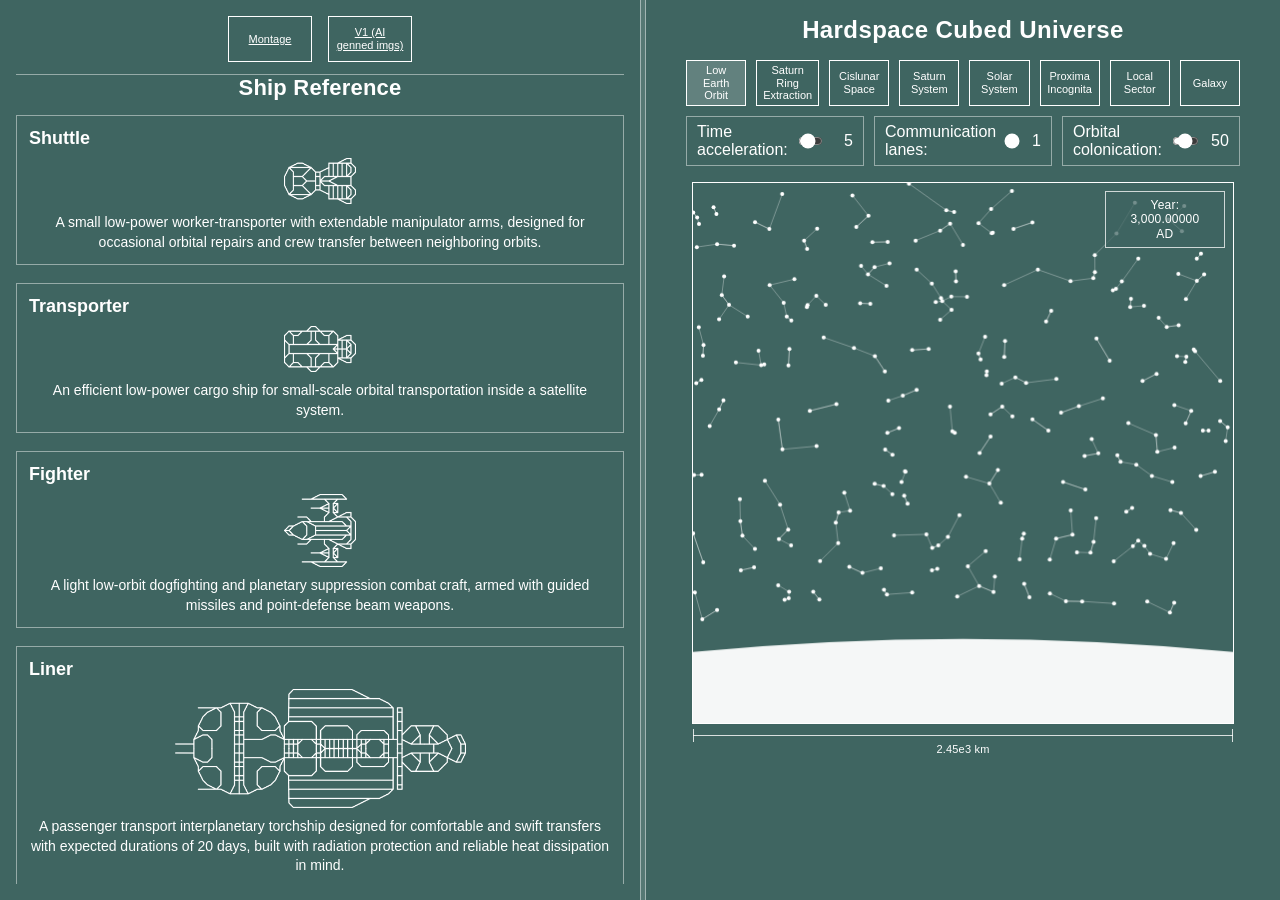
<file: index.html>
<!doctype html>
<html lang="en">
  <head>
    <meta charset="UTF-8" />
    <meta name="viewport" content="width=device-width, initial-scale=1.0" />
    <title>Hardspace Cubed Universe</title>
    <link rel="stylesheet" href="styles.css" />
  </head>
  <body data-ship-panel-version="v2">
    <div class="split-layout">
      <aside class="ships-panel" aria-label="Ship reference">
        <div class="ships-top-link">
          <a class="screen-btn screen-link" href="montage.html">Montage</a>
          <a class="screen-btn screen-link" href="index-v1.html">V1 (AI genned imgs)</a>
        </div>
        <h1 class="ships-title">Ship Reference</h1>
        <div class="ships-viewport">
          <div id="ship-entries" class="ship-entries"></div>
        </div>
      </aside>

      <div
        class="split-divider"
        role="separator"
        aria-orientation="vertical"
        aria-label="Resize panels"
        tabindex="0"
      ></div>

      <div class="app-pane">
        <div class="app">
          <h1 class="app-title">Hardspace Cubed Universe</h1>
          <div class="controls">
        <div class="tab-row">
          <button class="screen-btn active" type="button" data-screen="7">Low Earth<br />Orbit</button>
          <button class="screen-btn" type="button" data-screen="6">Saturn Ring<br />Extraction</button>
          <button class="screen-btn" type="button" data-screen="5">Cislunar<br />Space</button>
          <button class="screen-btn" type="button" data-screen="4">Saturn<br />System</button>
          <button class="screen-btn" type="button" data-screen="3">Solar<br />System</button>
          <button class="screen-btn" type="button" data-screen="2">Proxima<br />Incognita</button>
          <button class="screen-btn" type="button" data-screen="1">Local<br />Sector</button>
          <button class="screen-btn" type="button" data-screen="0">Galaxy</button>
        </div>

        <div class="slider-row">
          <label class="slider-group" for="galaxy-time-accel" data-controls="0">
            <span>Time acceleration:</span>
            <input id="galaxy-time-accel" type="range" min="0" max="100" value="5" />
            <output id="galaxy-time-accel-value" for="galaxy-time-accel">5</output>
          </label>

          <label class="slider-group" for="galaxy-ship-count" data-controls="0">
            <span>Ships:</span>
            <input id="galaxy-ship-count" type="range" min="0" max="25" value="10" />
            <output id="galaxy-ship-count-value" for="galaxy-ship-count">10</output>
          </label>

          <label class="slider-group is-hidden" for="neighbors" data-controls="1">
            <span>Star lanes:</span>
            <span class="slider-with-indicator">
              <input id="neighbors" type="range" min="0" max="20" value="6" />
              <span id="neighbors-connectivity" class="slider-indicator" aria-hidden="true">?</span>
            </span>
            <output id="neighbors-value" for="neighbors">6</output>
          </label>

          <label class="slider-group is-hidden" for="ship-count" data-controls="1">
            <span>Ships:</span>
            <input id="ship-count" type="range" min="0" max="200" value="100" />
            <output id="ship-count-value" for="ship-count">100</output>
          </label>

          <label class="slider-group is-hidden" for="ship-speed" data-controls="1">
            <span>Time acceleration:</span>
            <input id="ship-speed" type="range" min="0" max="10" value="5" />
            <output id="ship-speed-value" for="ship-speed">5</output>
          </label>

          <label class="slider-group is-hidden" for="proxima-time-accel" data-controls="2">
            <span>Time acceleration:</span>
            <input id="proxima-time-accel" type="range" min="0" max="20" value="5" />
            <output id="proxima-time-accel-value" for="proxima-time-accel">5</output>
          </label>

          <label class="slider-group is-hidden" for="proxima-neighbors" data-controls="2">
            <span>Communication lanes:</span>
            <input id="proxima-neighbors" type="range" min="0" max="3" value="1" />
            <output id="proxima-neighbors-value" for="proxima-neighbors">1</output>
          </label>

          <label class="slider-group is-hidden" for="time-accel" data-controls="3">
            <span>Time acceleration:</span>
            <input id="time-accel" type="range" min="0" max="20" value="5" />
            <output id="time-accel-value" for="time-accel">5</output>
          </label>

          <label class="slider-group is-hidden" for="solar-neighbors" data-controls="3">
            <span>Communication lanes:</span>
            <input id="solar-neighbors" type="range" min="0" max="3" value="1" />
            <output id="solar-neighbors-value" for="solar-neighbors">1</output>
          </label>

          <label class="slider-group is-hidden" for="saturn-time-accel" data-controls="4">
            <span>Time acceleration:</span>
            <input id="saturn-time-accel" type="range" min="0" max="20" value="5" />
            <output id="saturn-time-accel-value" for="saturn-time-accel">5</output>
          </label>

          <label class="slider-group is-hidden" for="saturn-station-count" data-controls="4">
            <span>Stations:</span>
            <input id="saturn-station-count" type="range" min="0" max="200" value="100" />
            <output id="saturn-station-count-value" for="saturn-station-count">100</output>
          </label>

          <label class="slider-group is-hidden" for="earth-time-accel" data-controls="5">
            <span>Time acceleration:</span>
            <input id="earth-time-accel" type="range" min="0" max="20" value="5" />
            <output id="earth-time-accel-value" for="earth-time-accel">5</output>
          </label>

          <label class="slider-group is-hidden" for="station-count" data-controls="5">
            <span>Stations:</span>
            <input id="station-count" type="range" min="0" max="200" value="100" />
            <output id="station-count-value" for="station-count">100</output>
          </label>

          <label class="slider-group is-hidden" for="saturn-ring-time-accel" data-controls="6">
            <span>Time acceleration:</span>
            <input id="saturn-ring-time-accel" type="range" min="0" max="20" value="5" />
            <output id="saturn-ring-time-accel-value" for="saturn-ring-time-accel">5</output>
          </label>

          <label class="slider-group is-hidden" for="saturn-ring-lanes" data-controls="6">
            <span>Communication lanes:</span>
            <input id="saturn-ring-lanes" type="range" min="0" max="5" value="1" />
            <output id="saturn-ring-lanes-value" for="saturn-ring-lanes">1</output>
          </label>

          <label class="slider-group is-hidden" for="saturn-ring-colonication" data-controls="6">
            <span>Orbital colonication:</span>
            <input id="saturn-ring-colonication" type="range" min="0" max="100" value="50" />
            <output id="saturn-ring-colonication-value" for="saturn-ring-colonication">50</output>
          </label>

          <label class="slider-group is-hidden" for="leo-time-accel" data-controls="7">
            <span>Time acceleration:</span>
            <input id="leo-time-accel" type="range" min="0" max="20" value="5" />
            <output id="leo-time-accel-value" for="leo-time-accel">5</output>
          </label>

          <label class="slider-group is-hidden" for="leo-lanes" data-controls="7">
            <span>Communication lanes:</span>
            <input id="leo-lanes" type="range" min="0" max="5" value="1" />
            <output id="leo-lanes-value" for="leo-lanes">1</output>
          </label>

          <label class="slider-group is-hidden" for="leo-colonication" data-controls="7">
            <span>Orbital colonication:</span>
            <input id="leo-colonication" type="range" min="0" max="100" value="50" />
            <output id="leo-colonication-value" for="leo-colonication">50</output>
          </label>
        </div>
          </div>

          <div class="screen-wrapper">
            <canvas id="galaxy-canvas" class="screen-canvas is-hidden" aria-label="Galaxy screen"></canvas>
            <canvas id="star-canvas" class="screen-canvas" aria-label="Star map screen 1"></canvas>
            <canvas
              id="proxima-canvas"
              class="screen-canvas is-hidden"
              aria-label="Proxima Incognita screen 2"
            ></canvas>
            <canvas
              id="solar-canvas"
              class="screen-canvas is-hidden"
              aria-label="Solar system map screen 3"
            ></canvas>
            <canvas
              id="earth-canvas"
              class="screen-canvas is-hidden"
              aria-label="Cislunar space screen 5"
            ></canvas>
            <canvas
              id="saturn-canvas"
              class="screen-canvas is-hidden"
              aria-label="Saturn system screen 4"
            ></canvas>
            <canvas
              id="saturn-ring-canvas"
              class="screen-canvas is-hidden"
              aria-label="Saturn ring mining screen 6"
            ></canvas>
            <canvas id="leo-canvas" class="screen-canvas is-hidden" aria-label="LEO screen 7"></canvas>
            <div class="side-scale" aria-hidden="true">
              <span class="side-scale-line"></span>
              <span class="side-scale-top"></span>
              <span class="side-scale-bottom"></span>
              <span id="side-scale-label" class="side-scale-label">1.00e0 km</span>
            </div>
            <div id="local-sector-time-label" class="local-sector-time-label">Year: 3000 AD</div>
          </div>
        </div>
      </div>
    </div>

    <script src="script.js"></script>
  </body>
</html>
</file>
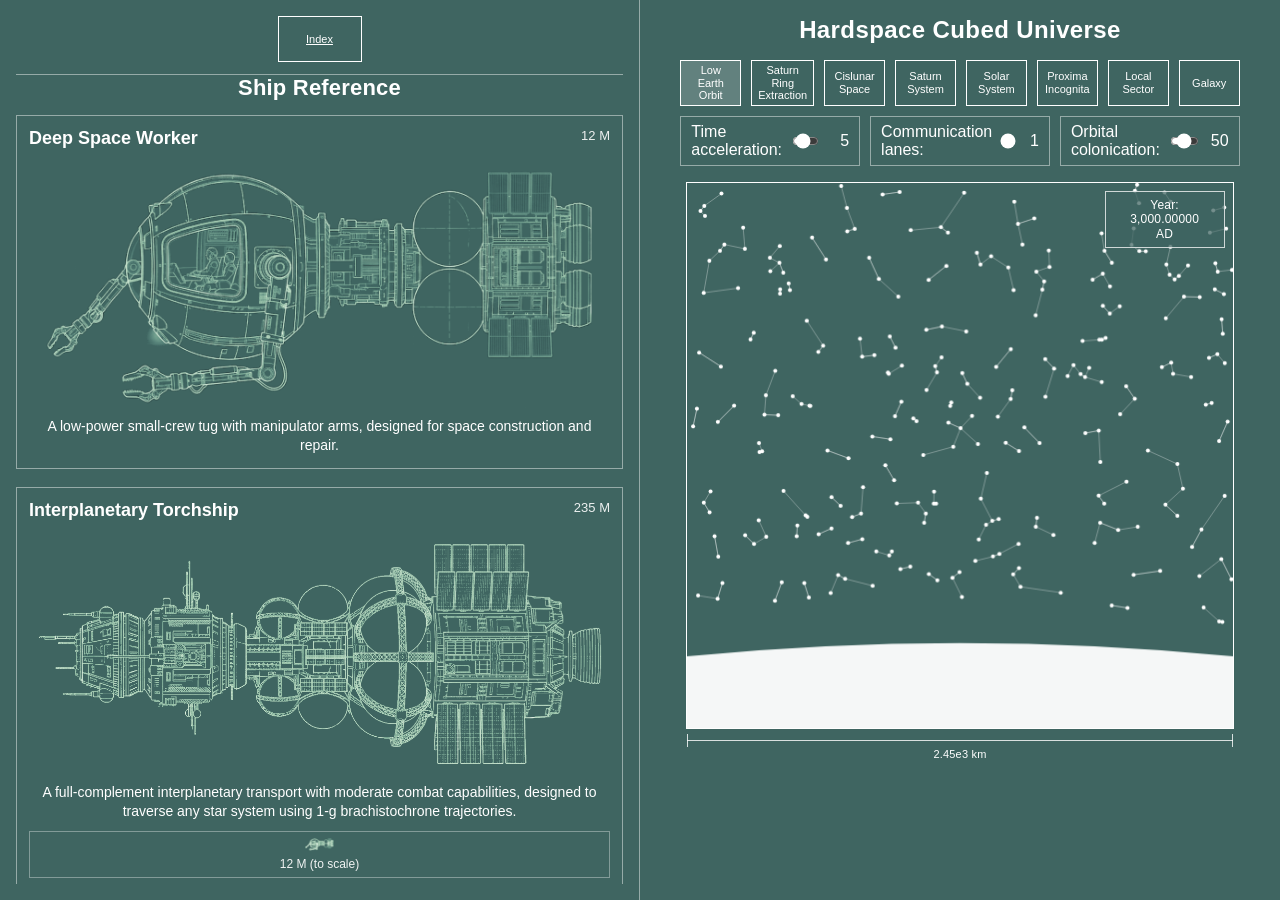
<file: index-v1.html>
<!doctype html>
<html lang="en">
  <head>
    <meta charset="UTF-8" />
    <meta name="viewport" content="width=device-width, initial-scale=1.0" />
    <title>Hardspace Cubed Universe</title>
    <link rel="stylesheet" href="styles.css" />
  </head>
  <body data-ship-panel-version="v1">
    <div class="split-layout">
      <aside class="ships-panel" aria-label="Ship reference">
        <div class="ships-top-link">
          <a class="screen-btn screen-link" href="index.html">Index</a>
        </div>
        <h1 class="ships-title">Ship Reference</h1>
        <div class="ships-viewport">
          <div id="ship-entries" class="ship-entries"></div>
        </div>
      </aside>

      <div class="app-pane">
        <div class="app">
          <h1 class="app-title">Hardspace Cubed Universe</h1>
          <div class="controls">
        <div class="tab-row">
          <button class="screen-btn active" type="button" data-screen="7">Low Earth<br />Orbit</button>
          <button class="screen-btn" type="button" data-screen="6">Saturn Ring<br />Extraction</button>
          <button class="screen-btn" type="button" data-screen="5">Cislunar<br />Space</button>
          <button class="screen-btn" type="button" data-screen="4">Saturn<br />System</button>
          <button class="screen-btn" type="button" data-screen="3">Solar<br />System</button>
          <button class="screen-btn" type="button" data-screen="2">Proxima<br />Incognita</button>
          <button class="screen-btn" type="button" data-screen="1">Local<br />Sector</button>
          <button class="screen-btn" type="button" data-screen="0">Galaxy</button>
        </div>

        <div class="slider-row">
          <label class="slider-group" for="galaxy-time-accel" data-controls="0">
            <span>Time acceleration:</span>
            <input id="galaxy-time-accel" type="range" min="0" max="100" value="5" />
            <output id="galaxy-time-accel-value" for="galaxy-time-accel">5</output>
          </label>

          <label class="slider-group" for="galaxy-ship-count" data-controls="0">
            <span>Ships:</span>
            <input id="galaxy-ship-count" type="range" min="0" max="25" value="10" />
            <output id="galaxy-ship-count-value" for="galaxy-ship-count">10</output>
          </label>

          <label class="slider-group is-hidden" for="neighbors" data-controls="1">
            <span>Star lanes:</span>
            <span class="slider-with-indicator">
              <input id="neighbors" type="range" min="0" max="20" value="6" />
              <span id="neighbors-connectivity" class="slider-indicator" aria-hidden="true">?</span>
            </span>
            <output id="neighbors-value" for="neighbors">6</output>
          </label>

          <label class="slider-group is-hidden" for="ship-count" data-controls="1">
            <span>Ships:</span>
            <input id="ship-count" type="range" min="0" max="200" value="100" />
            <output id="ship-count-value" for="ship-count">100</output>
          </label>

          <label class="slider-group is-hidden" for="ship-speed" data-controls="1">
            <span>Time acceleration:</span>
            <input id="ship-speed" type="range" min="0" max="10" value="5" />
            <output id="ship-speed-value" for="ship-speed">5</output>
          </label>

          <label class="slider-group is-hidden" for="proxima-time-accel" data-controls="2">
            <span>Time acceleration:</span>
            <input id="proxima-time-accel" type="range" min="0" max="20" value="5" />
            <output id="proxima-time-accel-value" for="proxima-time-accel">5</output>
          </label>

          <label class="slider-group is-hidden" for="proxima-neighbors" data-controls="2">
            <span>System lanes:</span>
            <input id="proxima-neighbors" type="range" min="0" max="3" value="1" />
            <output id="proxima-neighbors-value" for="proxima-neighbors">1</output>
          </label>

          <label class="slider-group is-hidden" for="time-accel" data-controls="3">
            <span>Time acceleration:</span>
            <input id="time-accel" type="range" min="0" max="20" value="5" />
            <output id="time-accel-value" for="time-accel">5</output>
          </label>

          <label class="slider-group is-hidden" for="solar-neighbors" data-controls="3">
            <span>System lanes:</span>
            <input id="solar-neighbors" type="range" min="0" max="3" value="1" />
            <output id="solar-neighbors-value" for="solar-neighbors">1</output>
          </label>

          <label class="slider-group is-hidden" for="saturn-time-accel" data-controls="4">
            <span>Time acceleration:</span>
            <input id="saturn-time-accel" type="range" min="0" max="20" value="5" />
            <output id="saturn-time-accel-value" for="saturn-time-accel">5</output>
          </label>

          <label class="slider-group is-hidden" for="saturn-station-count" data-controls="4">
            <span>Stations:</span>
            <input id="saturn-station-count" type="range" min="0" max="200" value="100" />
            <output id="saturn-station-count-value" for="saturn-station-count">100</output>
          </label>

          <label class="slider-group is-hidden" for="earth-time-accel" data-controls="5">
            <span>Time acceleration:</span>
            <input id="earth-time-accel" type="range" min="0" max="20" value="5" />
            <output id="earth-time-accel-value" for="earth-time-accel">5</output>
          </label>

          <label class="slider-group is-hidden" for="station-count" data-controls="5">
            <span>Stations:</span>
            <input id="station-count" type="range" min="0" max="200" value="100" />
            <output id="station-count-value" for="station-count">100</output>
          </label>

          <label class="slider-group is-hidden" for="saturn-ring-time-accel" data-controls="6">
            <span>Time acceleration:</span>
            <input id="saturn-ring-time-accel" type="range" min="0" max="20" value="5" />
            <output id="saturn-ring-time-accel-value" for="saturn-ring-time-accel">5</output>
          </label>

          <label class="slider-group is-hidden" for="saturn-ring-lanes" data-controls="6">
            <span>Communication lanes:</span>
            <input id="saturn-ring-lanes" type="range" min="0" max="5" value="1" />
            <output id="saturn-ring-lanes-value" for="saturn-ring-lanes">1</output>
          </label>

          <label class="slider-group is-hidden" for="saturn-ring-colonication" data-controls="6">
            <span>Orbital colonication:</span>
            <input id="saturn-ring-colonication" type="range" min="0" max="100" value="50" />
            <output id="saturn-ring-colonication-value" for="saturn-ring-colonication">50</output>
          </label>

          <label class="slider-group is-hidden" for="leo-time-accel" data-controls="7">
            <span>Time acceleration:</span>
            <input id="leo-time-accel" type="range" min="0" max="20" value="5" />
            <output id="leo-time-accel-value" for="leo-time-accel">5</output>
          </label>

          <label class="slider-group is-hidden" for="leo-lanes" data-controls="7">
            <span>Communication lanes:</span>
            <input id="leo-lanes" type="range" min="0" max="5" value="1" />
            <output id="leo-lanes-value" for="leo-lanes">1</output>
          </label>

          <label class="slider-group is-hidden" for="leo-colonication" data-controls="7">
            <span>Orbital colonication:</span>
            <input id="leo-colonication" type="range" min="0" max="100" value="50" />
            <output id="leo-colonication-value" for="leo-colonication">50</output>
          </label>
        </div>
          </div>

          <div class="screen-wrapper">
            <canvas id="galaxy-canvas" class="screen-canvas is-hidden" aria-label="Galaxy screen"></canvas>
            <canvas id="star-canvas" class="screen-canvas" aria-label="Star map screen 1"></canvas>
            <canvas
              id="proxima-canvas"
              class="screen-canvas is-hidden"
              aria-label="Proxima Incognita screen 2"
            ></canvas>
            <canvas
              id="solar-canvas"
              class="screen-canvas is-hidden"
              aria-label="Solar system map screen 3"
            ></canvas>
            <canvas
              id="earth-canvas"
              class="screen-canvas is-hidden"
              aria-label="Cislunar space screen 5"
            ></canvas>
            <canvas
              id="saturn-canvas"
              class="screen-canvas is-hidden"
              aria-label="Saturn system screen 4"
            ></canvas>
            <canvas
              id="saturn-ring-canvas"
              class="screen-canvas is-hidden"
              aria-label="Saturn ring mining screen 6"
            ></canvas>
            <canvas id="leo-canvas" class="screen-canvas is-hidden" aria-label="LEO screen 7"></canvas>
            <div class="side-scale" aria-hidden="true">
              <span class="side-scale-line"></span>
              <span class="side-scale-top"></span>
              <span class="side-scale-bottom"></span>
              <span id="side-scale-label" class="side-scale-label">1.00e0 km</span>
            </div>
            <div id="local-sector-time-label" class="local-sector-time-label">Year: 3000 AD</div>
          </div>
        </div>
      </div>
    </div>

    <script src="script.js"></script>
  </body>
</html>
</file>
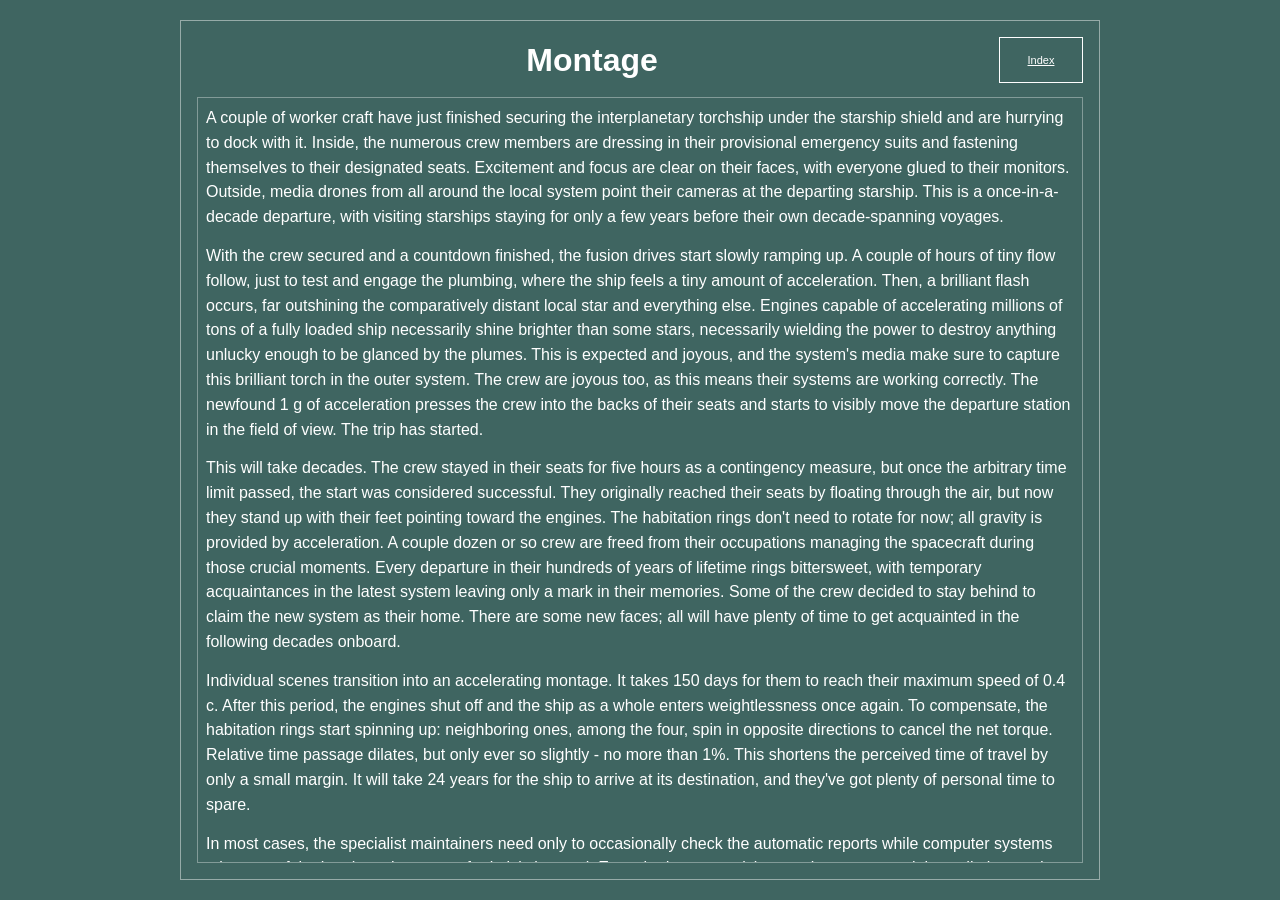
<file: montage.html>
<!doctype html>
<html lang="en">
  <head>
    <meta charset="UTF-8" />
    <meta name="viewport" content="width=device-width, initial-scale=1.0" />
    <title>Montage</title>
    <link rel="stylesheet" href="styles.css" />
  </head>
  <body class="montage-page">
    <main class="montage-shell">
      <header class="montage-header">
        <h1 class="montage-title">Montage</h1>
        <a class="screen-btn screen-link montage-back-link" href="index.html">Index</a>
      </header>

      <section class="montage-content" aria-label="Montage story">
        <p>
          A couple of worker craft have just finished securing the interplanetary torchship under the
          starship shield and are hurrying to dock with it. Inside, the numerous crew members are dressing in
          their provisional emergency suits and fastening themselves to their designated seats. Excitement and
          focus are clear on their faces, with everyone glued to their monitors. Outside, media drones from all
          around the local system point their cameras at the departing starship. This is a once-in-a-decade
          departure, with visiting starships staying for only a few years before their own decade-spanning voyages.
        </p>
        <p>
          With the crew secured and a countdown finished, the fusion drives start slowly ramping up. A couple of
          hours of tiny flow follow, just to test and engage the plumbing, where the ship feels a tiny amount of
          acceleration. Then, a brilliant flash occurs, far outshining the comparatively distant local star and
          everything else. Engines capable of accelerating millions of tons of a fully loaded ship necessarily shine
          brighter than some stars, necessarily wielding the power to destroy anything unlucky enough to be glanced
          by the plumes. This is expected and joyous, and the system's media make sure to capture this brilliant
          torch in the outer system. The crew are joyous too, as this means their systems are working correctly. The
          newfound 1 g of acceleration presses the crew into the backs of their seats and starts to visibly move the
          departure station in the field of view. The trip has started.
        </p>
        <p>
          This will take decades. The crew stayed in their seats for five hours as a contingency measure, but once
          the arbitrary time limit passed, the start was considered successful. They originally reached their seats
          by floating through the air, but now they stand up with their feet pointing toward the engines. The
          habitation rings don't need to rotate for now; all gravity is provided by acceleration. A couple dozen or
          so crew are freed from their occupations managing the spacecraft during those crucial moments. Every
          departure in their hundreds of years of lifetime rings bittersweet, with temporary acquaintances in the
          latest system leaving only a mark in their memories. Some of the crew decided to stay behind to claim the
          new system as their home. There are some new faces; all will have plenty of time to get acquainted in the
          following decades onboard.
        </p>
        <p>
          Individual scenes transition into an accelerating montage. It takes 150 days for them to reach their
          maximum speed of 0.4 c. After this period, the engines shut off and the ship as a whole enters
          weightlessness once again. To compensate, the habitation rings start spinning up: neighboring ones, among
          the four, spin in opposite directions to cancel the net torque. Relative time passage dilates, but only
          ever so slightly - no more than 1%. This shortens the perceived time of travel by only a small margin. It
          will take 24 years for the ship to arrive at its destination, and they've got plenty of personal time to
          spare.
        </p>
        <p>
          In most cases, the specialist maintainers need only to occasionally check the automatic reports while
          computer systems take care of the harsh environment of relativistic travel. Every hydrogen particle turns
          into extreme alpha radiation, and every grain of dust threatens a nuclear-grade explosion. This is why the
          most important part of the ship for now is the shield supply infrastructure, continuously replenishing the
          ablative material and diffusing the heat of collisions. Point-defense lasers occasionally fire from under
          the shield to evaporate particles detected by radar. Radiator panels at the back shine with cast-iron red,
          working hard to remove the heat produced by the shield and the reactors.
        </p>
        <p>
          An accelerating time montage centers on an ordinary paper calendar placed on a desk in someone's quarters.
          At first, it is slow enough to showcase the various routines of different members, but the days soon start
          flying faster and faster, moving the mark of the day by weeks, and then months. Behind the calendar, in
          the background, we see various celebrations, local fads, interior renovations, and lighting changes, all
          over the course of many years. Until they arrive, this is their own universe.
        </p>
      </section>
    </main>
  </body>
</html>
</file>
<file: styles.css>
:root {
  --bg: rgb(63, 101, 97);
  --fg: rgb(255, 255, 255);
}

* {
  box-sizing: border-box;
}

html,
body {
  margin: 0;
  width: 100%;
  height: 100%;
  font-family: Arial, Helvetica, sans-serif;
  color: var(--fg);
  background: var(--bg);
  overflow: hidden;
}

.split-layout {
  --split-ships: 50%;
  height: 100dvh;
  display: flex;
  overflow: hidden;
}

.ships-panel {
  flex: 0 0 var(--split-ships);
  width: var(--split-ships);
  min-width: 260px;
  border-right: 1px solid rgba(255, 255, 255, 0.45);
  padding: 16px;
  overflow: hidden;
  display: flex;
  flex-direction: column;
}

.split-layout:has(.split-divider) .ships-panel {
  border-right: 0;
}

.split-divider {
  flex: 0 0 6px;
  align-self: stretch;
  cursor: col-resize;
  touch-action: none;
  background: rgba(255, 255, 255, 0.12);
  border-left: 1px solid rgba(255, 255, 255, 0.45);
  border-right: 1px solid rgba(255, 255, 255, 0.45);
}

.split-divider:focus-visible {
  outline: 2px solid var(--fg);
  outline-offset: -2px;
}

.ships-title {
  margin: 0 0 14px;
  font-size: 22px;
  letter-spacing: 0.2px;
  text-align: center;
}

.ships-top-link {
  display: flex;
  justify-content: center;
  gap: 16px;
  margin-bottom: 0;
  padding-bottom: 12px;
  border-bottom: 1px solid rgba(255, 255, 255, 0.45);
}

.ships-viewport {
  flex: 1 1 auto;
  min-height: 0;
  overflow-y: auto;
}

.ship-entries {
  display: flex;
  flex-direction: column;
  gap: 18px;
}

.ship-entry {
  border: 1px solid rgba(255, 255, 255, 0.45);
  padding: 12px;
  display: flex;
  flex-direction: column;
  gap: 9px;
}

.ship-entry-header {
  position: relative;
}

.ship-entry-name {
  font-size: 18px;
  font-weight: 600;
  text-align: center;
}

.ship-entry-size {
  font-size: 13px;
  opacity: 0.9;
  white-space: nowrap;
  position: absolute;
  top: 0;
  right: 0;
}

.ship-entry-image {
  width: 100%;
  height: auto;
  display: block;
}

.ship-entry-description {
  margin: 0;
  line-height: 1.4;
  font-size: 14px;
  text-align: center;
}

.ship-comparison-list {
  display: flex;
  flex-direction: column;
  gap: 8px;
}

.ship-comparison-list--single {
  align-items: center;
}

.ship-comparison-list--starship {
  flex-direction: row;
  justify-content: center;
  align-items: center;
  gap: 16px;
}

.ship-scale-row {
  border: 1px solid rgba(255, 255, 255, 0.35);
  padding: 6px;
  display: flex;
  flex-direction: column;
  align-items: center;
  gap: 6px;
  width: 100%;
}

.ship-scale-row--starship {
  flex: 0 1 44%;
  width: 44%;
  justify-content: center;
}

.ship-scale-image {
  height: auto;
  min-width: 0;
  max-width: 100%;
  display: block;
  margin-inline: auto;
}

.ship-scale-label {
  font-size: 12px;
  opacity: 0.92;
}

.app-pane {
  flex: 1 1 0;
  min-width: 260px;
  width: auto;
  height: 100dvh;
  display: flex;
  align-items: center;
  justify-content: center;
  overflow: hidden;
}

.app {
  min-height: 0;
  height: 100%;
  display: flex;
  flex-direction: column;
  align-items: center;
  justify-content: flex-start;
  gap: 16px;
  padding: 16px;
  width: 100%;
}

.app-title {
  margin: 0;
  font-size: 24px;
  letter-spacing: 0.4px;
  text-align: center;
}

.controls {
  width: min(92%, 760px);
  display: flex;
  flex-direction: column;
  gap: 10px;
}

.tab-row {
  width: 100%;
  display: flex;
  justify-content: center;
  align-items: center;
  gap: 10px;
}

.slider-row {
  width: 100%;
  display: flex;
  align-items: stretch;
  gap: 10px;
  flex-wrap: nowrap;
}

.screen-btn {
  display: inline-flex;
  align-items: center;
  justify-content: center;
  width: 84px;
  height: 46px;
  line-height: 1.15;
  white-space: normal;
  text-align: center;
  border: 1px solid var(--fg);
  background: transparent;
  color: var(--fg);
  padding: 4px 6px;
  font-size: 11px;
  cursor: pointer;
}

.screen-link {
  text-decoration: underline;
}

.screen-btn.active {
  background: rgba(255, 255, 255, 0.18);
}

.screen-btn:disabled {
  opacity: 0.45;
  cursor: not-allowed;
}

.slider-group {
  flex: 1 1 0;
  min-width: 0;
  display: inline-flex;
  align-items: center;
  gap: 8px;
  border: 1px solid rgba(255, 255, 255, 0.45);
  padding: 6px 10px;
  justify-content: space-between;
}

.slider-group input[type="range"] {
  accent-color: var(--fg);
  width: 100%;
  min-width: 0;
}

.slider-with-indicator {
  position: relative;
  display: inline-flex;
  align-items: center;
}

.slider-indicator {
  position: absolute;
  left: var(--slider-thumb-pos, 0%);
  top: -14px;
  transform: translateX(-50%);
  min-width: 16px;
  height: 16px;
  border: 1px solid var(--fg);
  background: rgba(63, 101, 97, 0.95);
  color: var(--fg);
  display: inline-flex;
  align-items: center;
  justify-content: center;
  font-size: 9px;
  line-height: 1;
  pointer-events: none;
}

.slider-indicator.is-connected {
  background: rgba(255, 255, 255, 0.22);
}

.slider-group output {
  min-width: 20px;
  text-align: right;
}

.screen-wrapper {
  position: relative;
  width: min(90%, 100%, 720px, calc(100dvh - 250px));
  aspect-ratio: 1 / 1;
  flex-shrink: 1;
  border: 1px solid var(--fg);
  display: flex;
  margin-bottom: 42px;
}

.screen-canvas {
  position: absolute;
  inset: 0;
  width: 100%;
  height: 100%;
  display: block;
}

.side-scale {
  position: absolute;
  left: 0;
  right: 0;
  bottom: -40px;
  height: 30px;
  pointer-events: none;
  z-index: 2;
}

.side-scale-line {
  position: absolute;
  left: 0;
  top: 2px;
  width: 100%;
  height: 1px;
  background: rgba(255, 255, 255, 0.8);
}

.side-scale-top,
.side-scale-bottom {
  position: absolute;
  top: -4px;
  width: 1px;
  height: 13px;
  background: rgba(255, 255, 255, 0.8);
}

.side-scale-top {
  left: 0;
}

.side-scale-bottom {
  right: 0;
}

.side-scale-label {
  position: absolute;
  left: 50%;
  top: 10px;
  transform: translateX(-50%);
  white-space: nowrap;
  font-size: 11px;
  letter-spacing: 0.2px;
}

.local-sector-time-label {
  position: absolute;
  top: 8px;
  right: 8px;
  white-space: pre-line;
  line-height: 1.2;
  font-size: 12px;
  letter-spacing: 0.2px;
  text-align: center;
  min-width: 120px;
  padding: 6px 8px;
  border: 1px solid rgba(255, 255, 255, 0.75);
  background: rgba(63, 101, 97, 0.72);
  pointer-events: none;
  z-index: 2;
}

.is-hidden {
  display: none;
}

.montage-page {
  min-height: 100vh;
  display: flex;
  justify-content: center;
  padding: 20px;
  overflow: hidden;
}

.montage-shell {
  width: min(920px, 100%);
  height: calc(100vh - 40px);
  border: 1px solid rgba(255, 255, 255, 0.45);
  padding: 16px;
  display: flex;
  flex-direction: column;
  gap: 14px;
}

.montage-header {
  display: flex;
  align-items: center;
  justify-content: space-between;
  gap: 12px;
}

.montage-title {
  margin: 0;
  text-align: center;
  flex: 1;
}

.montage-back-link {
  flex: 0 0 auto;
}

.montage-content {
  flex: 1 1 auto;
  min-height: 0;
  overflow-y: auto;
  padding: 8px;
  border: 1px solid rgba(255, 255, 255, 0.35);
  line-height: 1.55;
}

.montage-content p {
  margin: 0 0 14px;
}

.montage-content p:last-child {
  margin-bottom: 0;
}

@media (max-width: 1100px) {
  .split-layout {
    flex-direction: column;
    --split-ships: 100%;
  }

  .split-divider {
    display: none;
  }

  .ships-panel,
  .app-pane {
    width: 100%;
    flex: none;
    min-width: 0;
  }

  .ships-panel {
    border-right: 0;
    border-bottom: 1px solid rgba(255, 255, 255, 0.45);
  }
}
</file>
